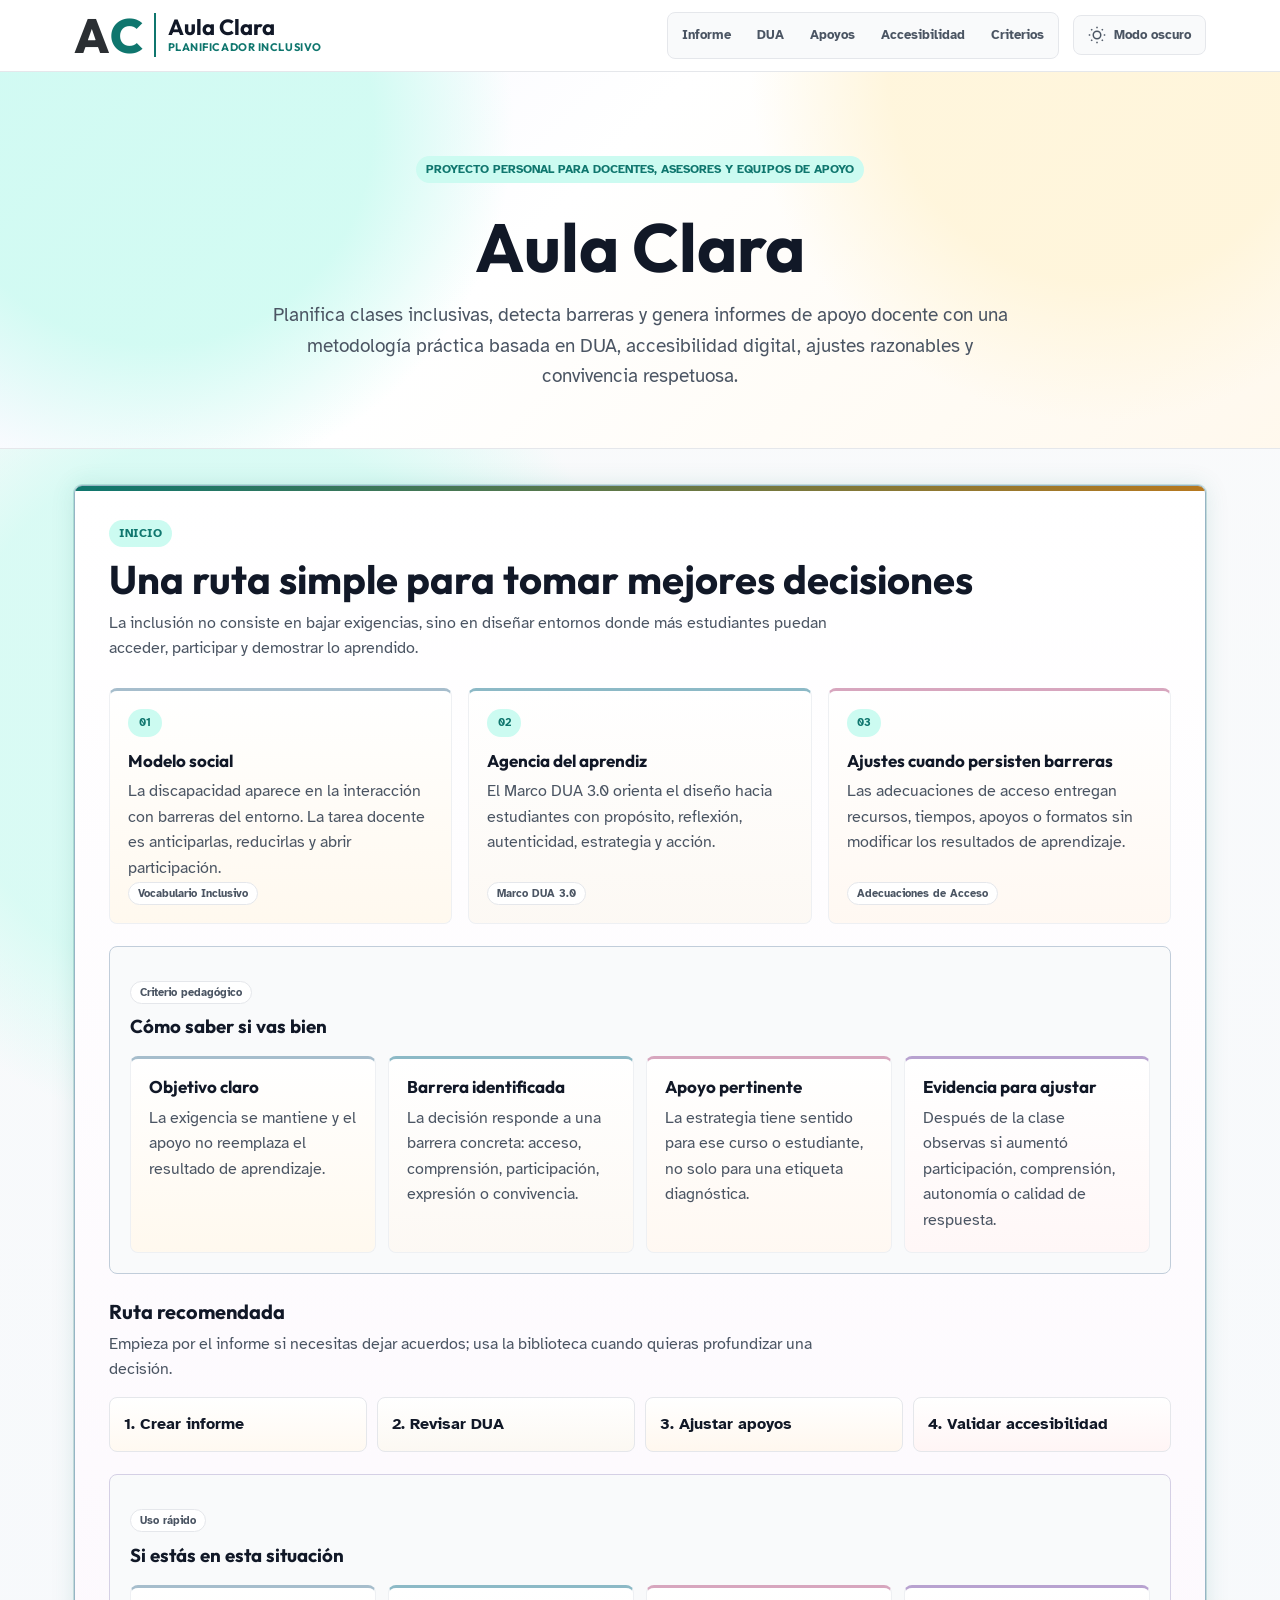
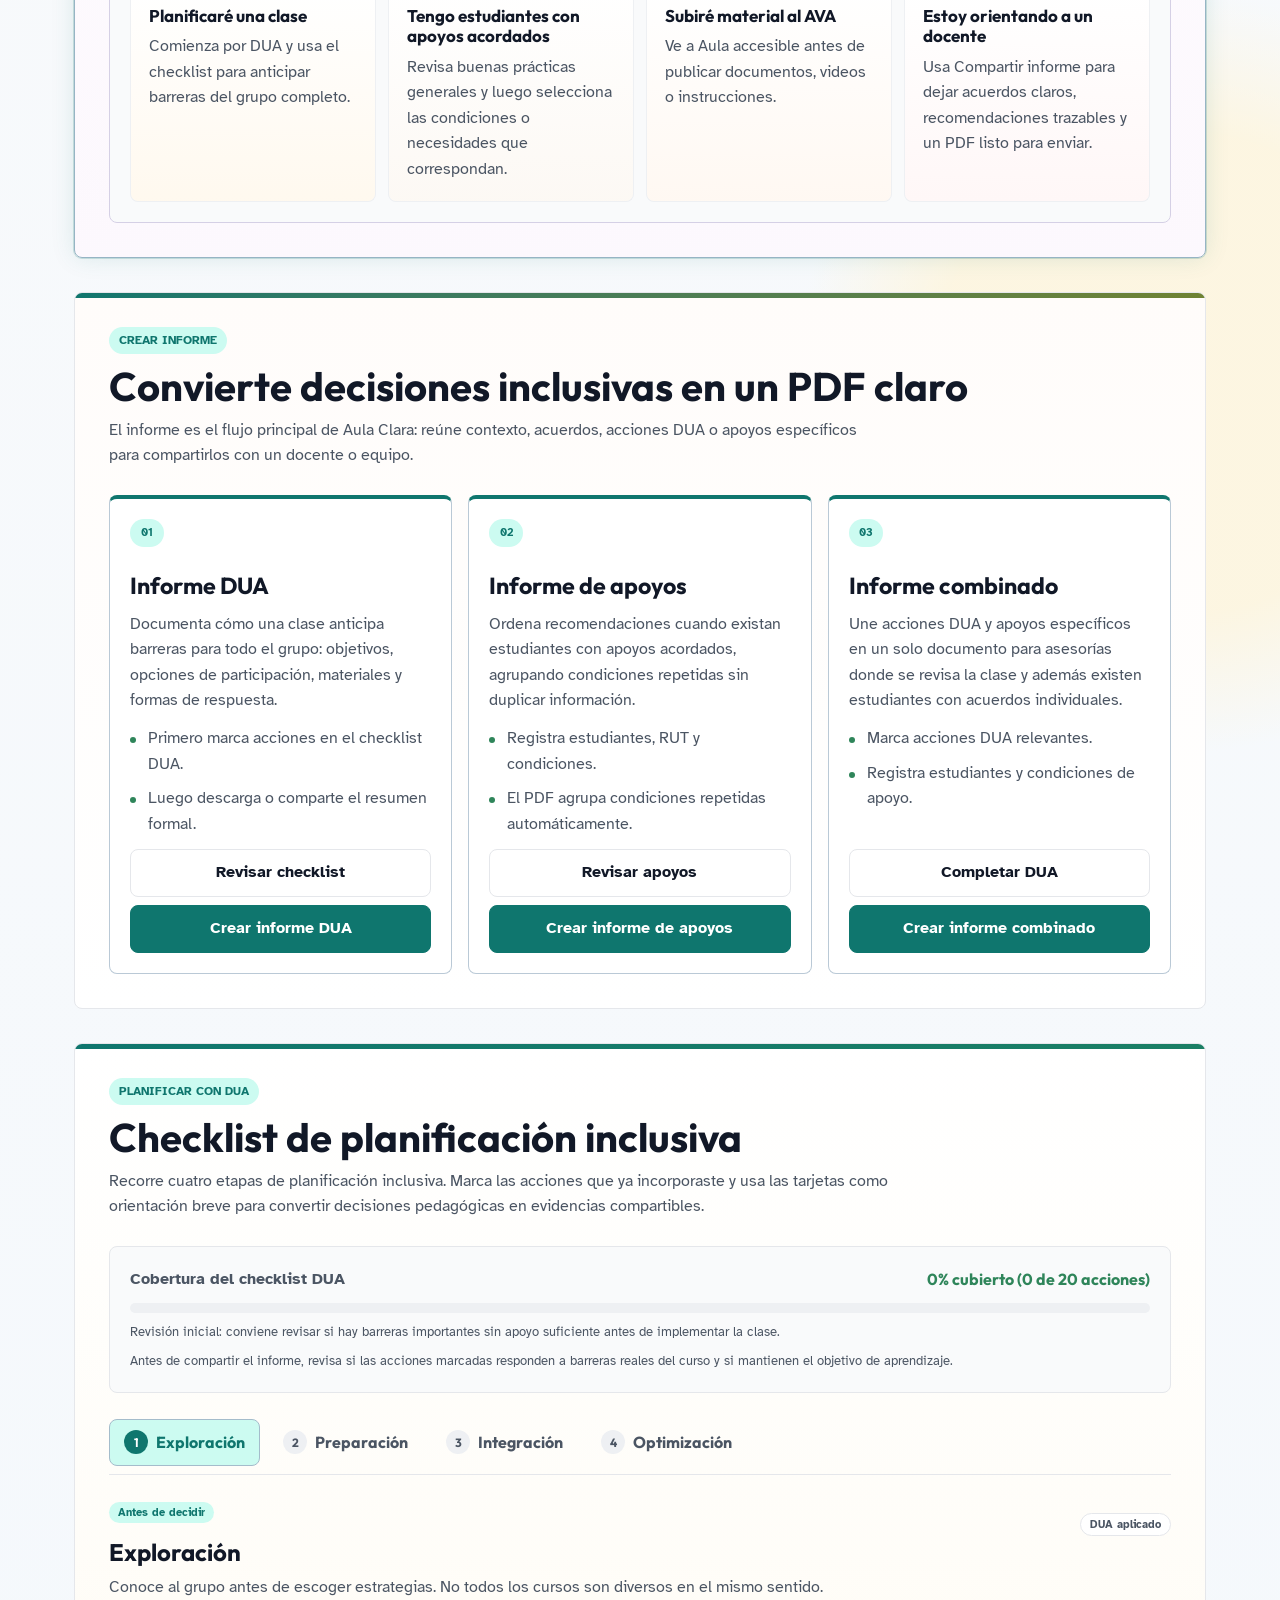
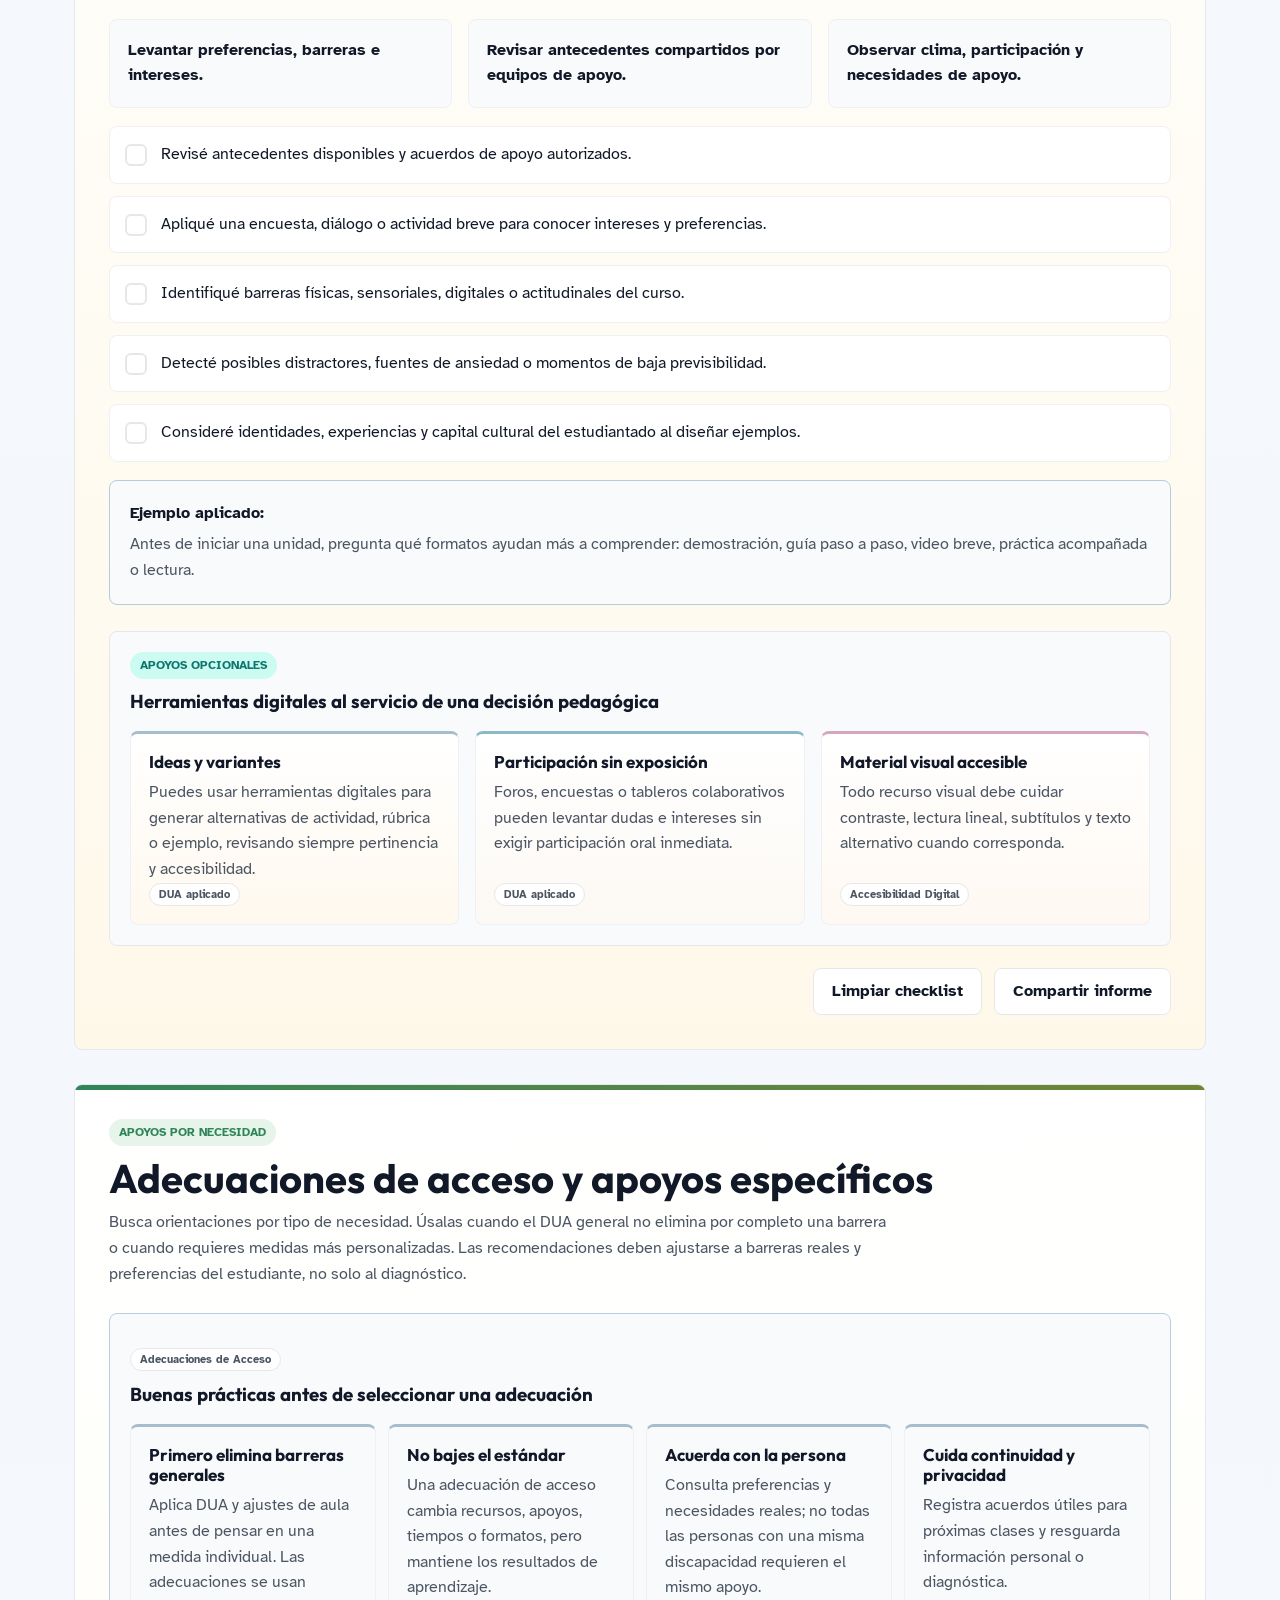
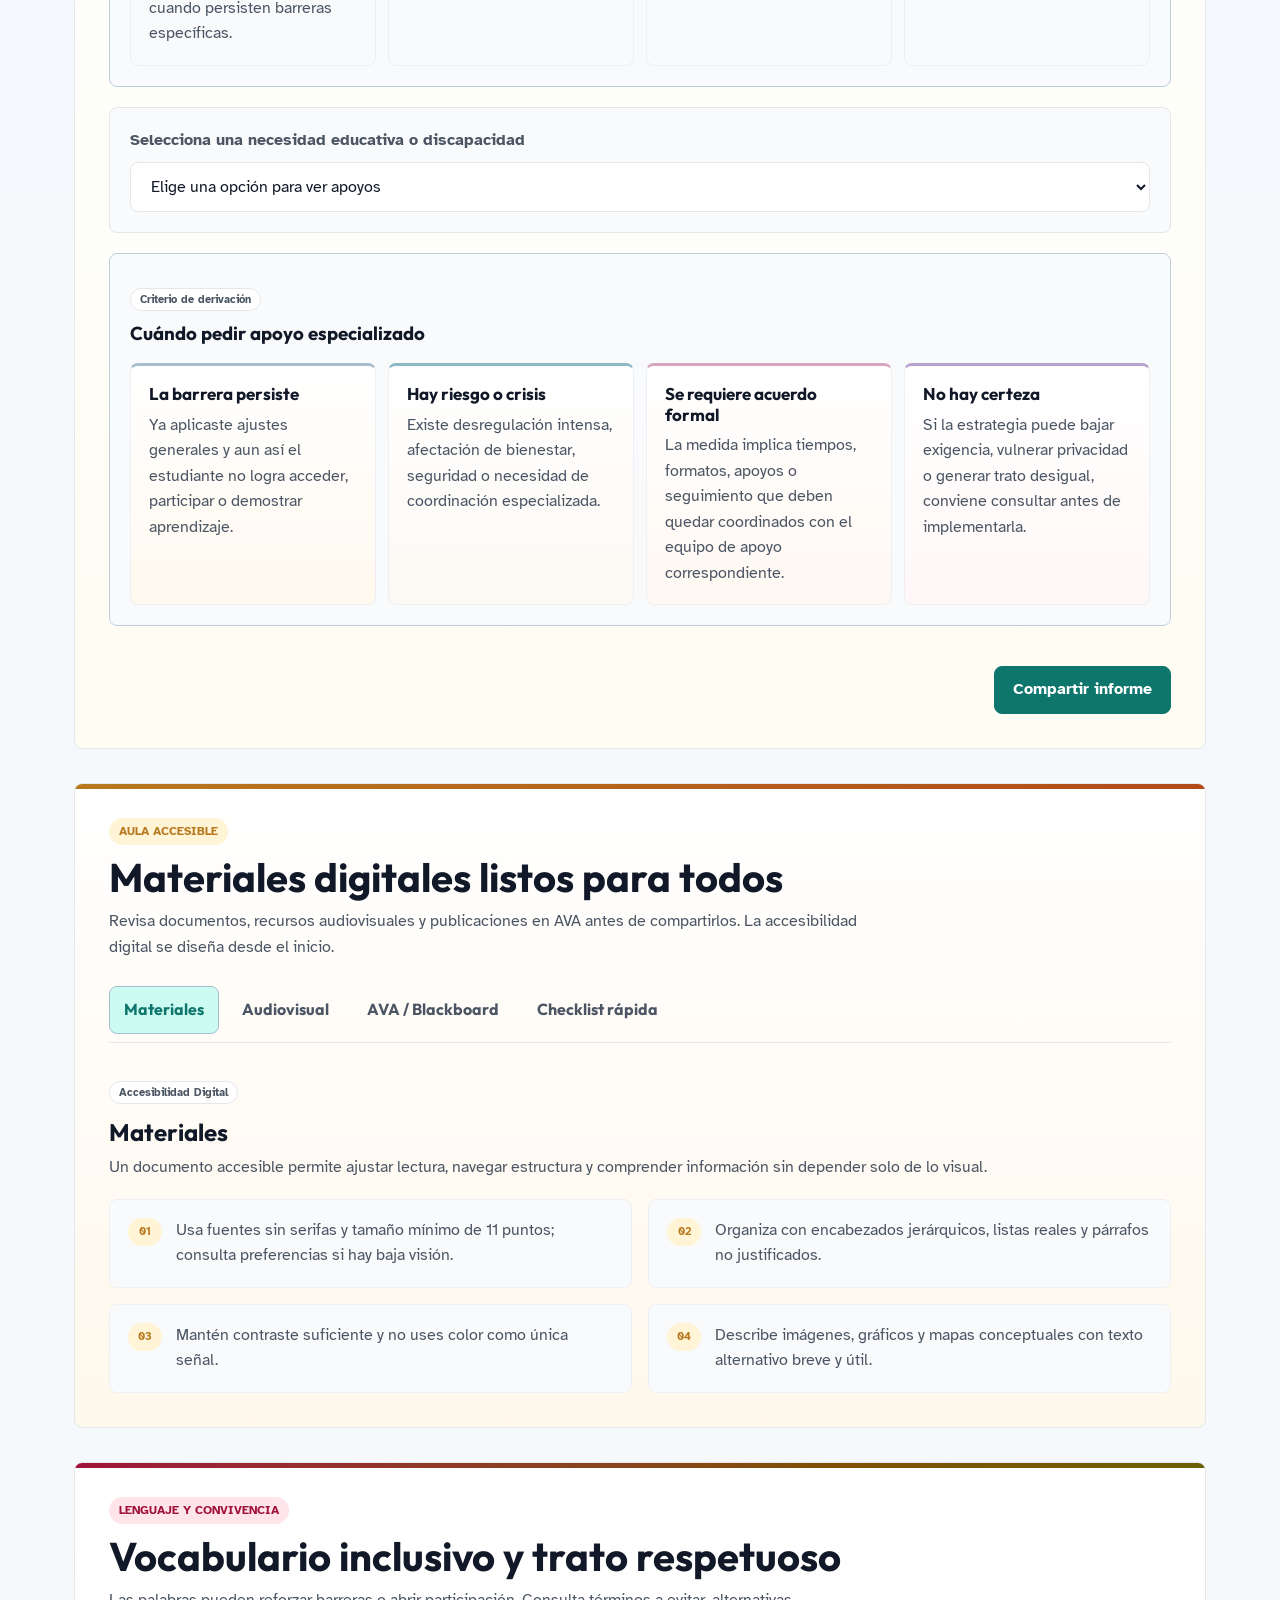
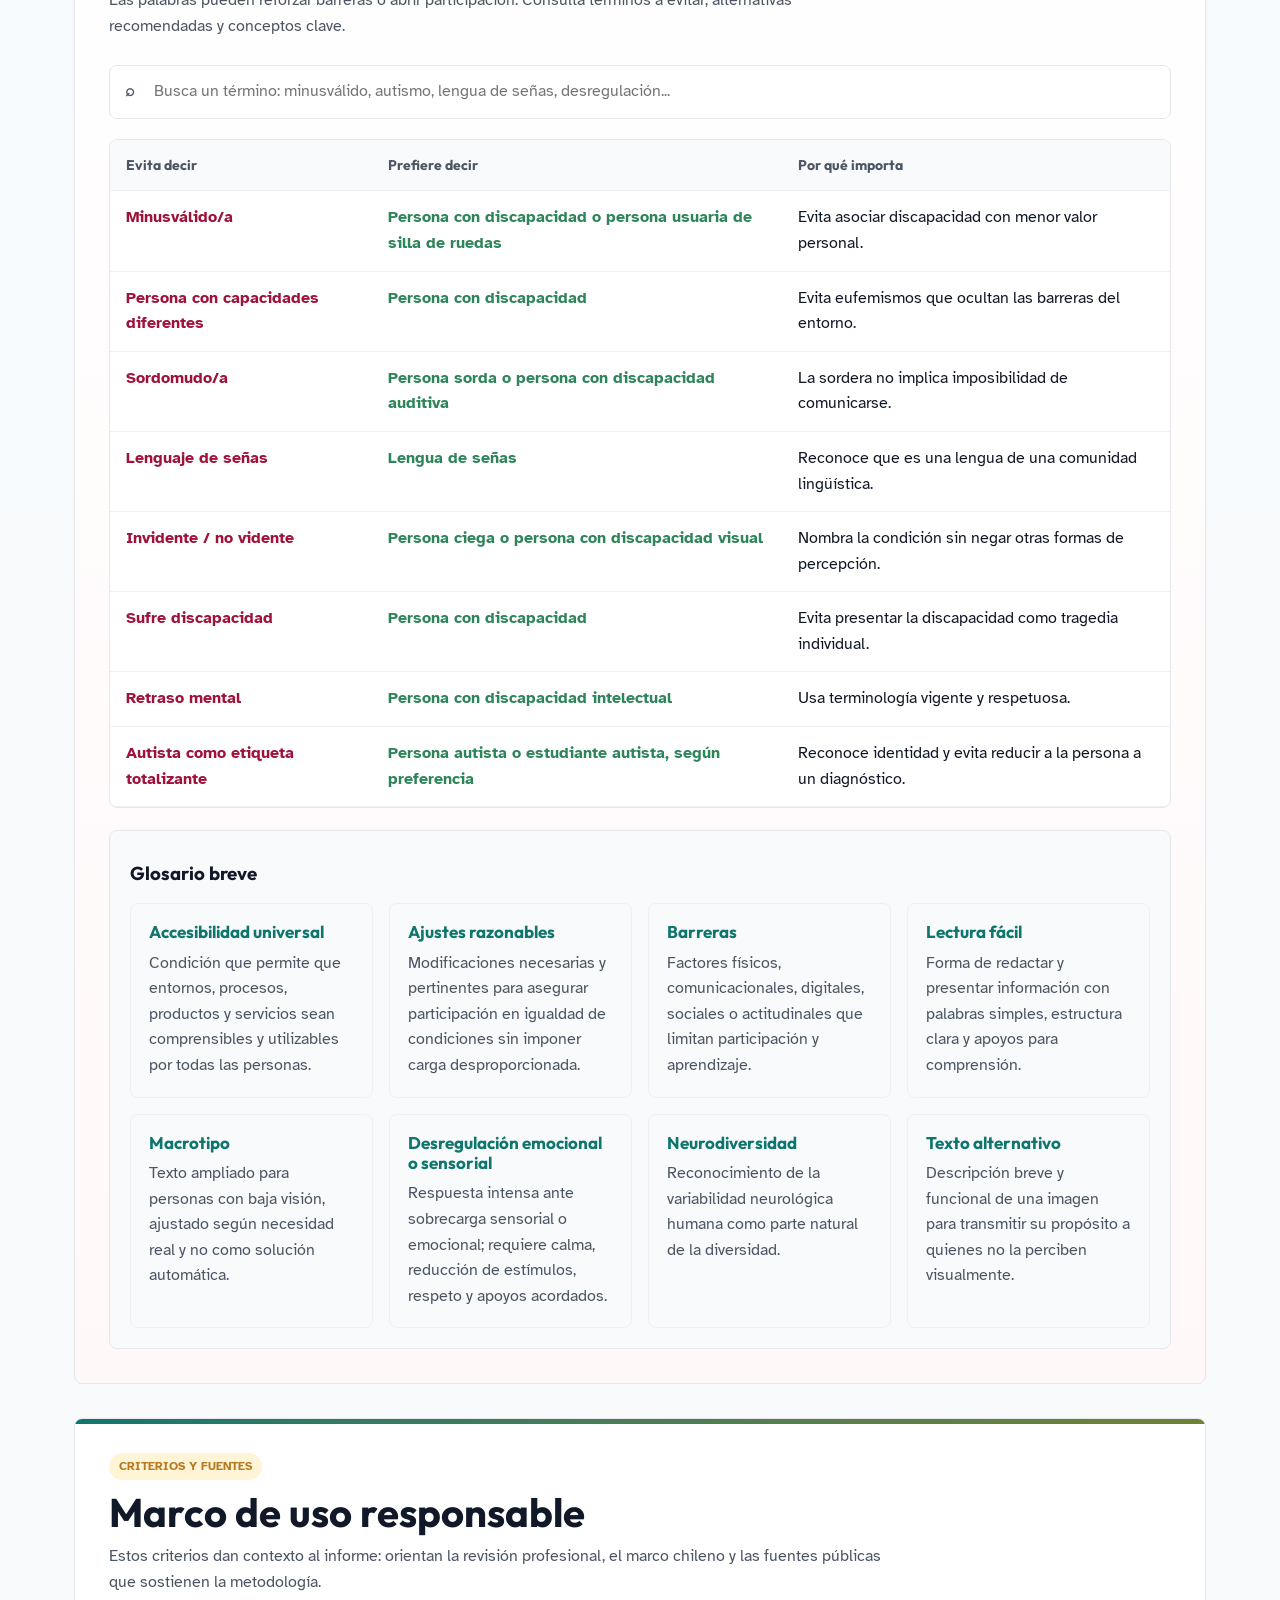
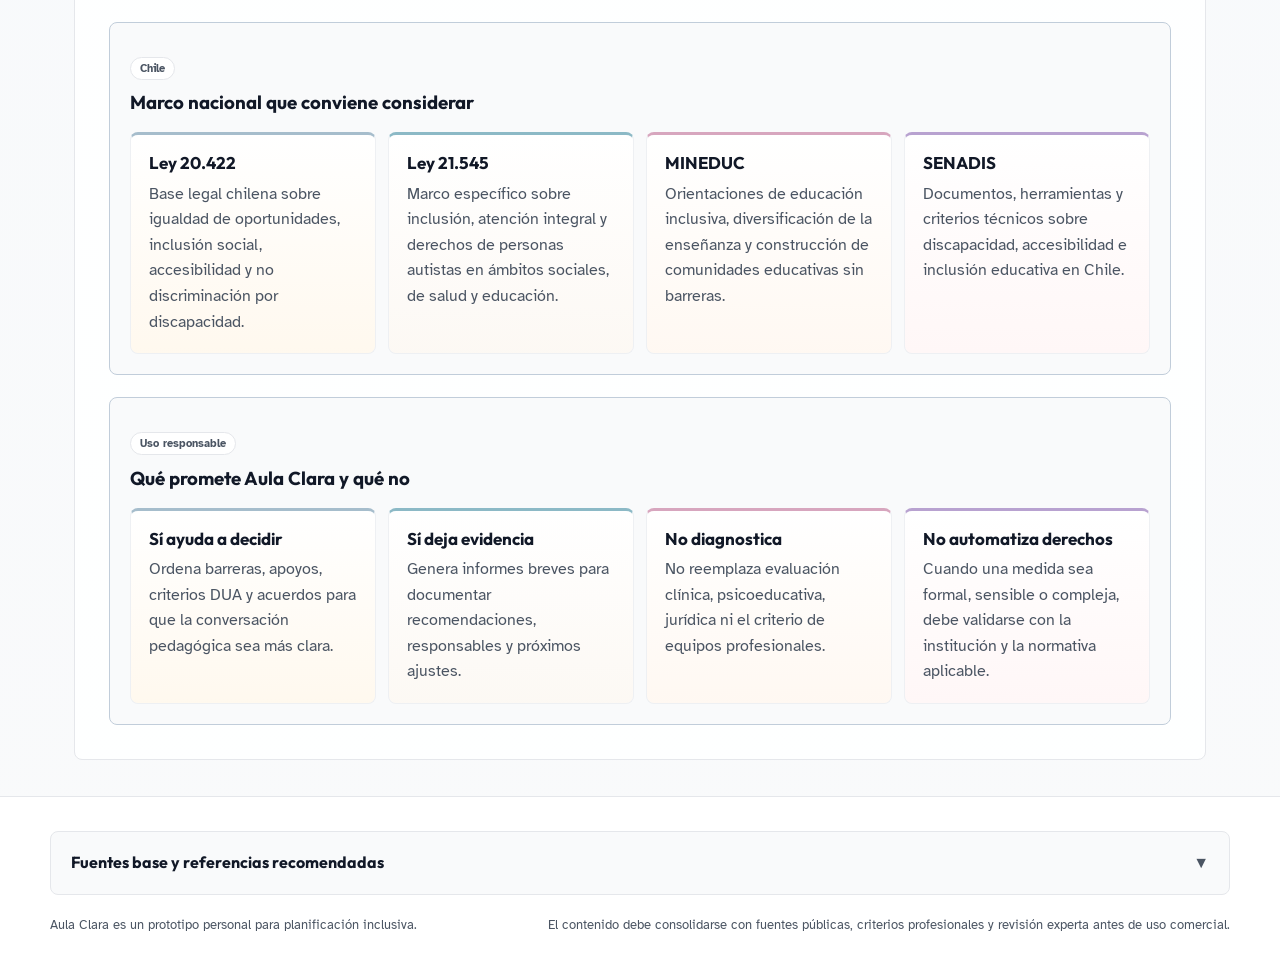
<file: respaldos/aula-clara-20260521-152737/index.html>
<!DOCTYPE html>
<html lang="es">
<head>
    <meta charset="UTF-8">
    <meta name="viewport" content="width=device-width, initial-scale=1.0">
    <title>Aula Clara - Planificador inclusivo para docentes y asesores</title>
    <link rel="preconnect" href="https://fonts.googleapis.com">
    <link rel="preconnect" href="https://fonts.gstatic.com" crossorigin>
    <link href="https://fonts.googleapis.com/css2?family=Atkinson+Hyperlegible:wght@400;700&family=Inter:wght@300;400;500;600;700&family=Nunito:wght@400;500;600;700;800&family=Outfit:wght@400;500;600;700;800&display=swap" rel="stylesheet">
    <link rel="stylesheet" href="styles.css">
</head>
<body class="theme-light">
    <nav class="navbar" aria-label="Navegación principal">
        <div class="nav-container">
            <a class="nav-brand" href="#inicio" aria-label="Ir al inicio">
                <span class="brand-mark brand-mark-personal" aria-hidden="true">
                    <span class="brand-u">A</span><span class="brand-e">C</span>
                </span>
                <span class="brand-text">
                    <span class="brand-title">Aula Clara</span>
                    <span class="brand-sub">Planificador inclusivo</span>
                </span>
            </a>

            <div class="nav-actions">
                <div class="nav-links" aria-label="Secciones de la herramienta">
                    <a href="#informe">Informe</a>
                    <a href="#planificar">DUA</a>
                    <a href="#apoyos">Apoyos</a>
                    <a href="#accesible">Accesibilidad</a>
                    <a href="#criterios">Criterios</a>
                </div>

                <button class="btn-theme active" id="theme-toggle" type="button" aria-label="Cambiar a modo oscuro" aria-pressed="false">
                    <span class="theme-icon theme-icon-light" aria-hidden="true">
                        <svg viewBox="0 0 24 24" width="18" height="18" fill="none" stroke="currentColor" stroke-width="2">
                            <circle cx="12" cy="12" r="5"></circle>
                            <line x1="12" y1="1" x2="12" y2="3"></line>
                            <line x1="12" y1="21" x2="12" y2="23"></line>
                            <line x1="4.22" y1="4.22" x2="5.64" y2="5.64"></line>
                            <line x1="18.36" y1="18.36" x2="19.78" y2="19.78"></line>
                            <line x1="1" y1="12" x2="3" y2="12"></line>
                            <line x1="21" y1="12" x2="23" y2="12"></line>
                            <line x1="4.22" y1="19.78" x2="5.64" y2="18.36"></line>
                            <line x1="18.36" y1="5.64" x2="19.78" y2="4.22"></line>
                        </svg>
                    </span>
                    <span class="theme-icon theme-icon-dark" aria-hidden="true">
                        <svg viewBox="0 0 24 24" width="18" height="18" fill="none" stroke="currentColor" stroke-width="2">
                            <path d="M21 12.79A9 9 0 1 1 11.21 3 7 7 0 0 0 21 12.79z"></path>
                        </svg>
                    </span>
                    <span id="theme-toggle-label">Modo oscuro</span>
                </button>
            </div>
        </div>
    </nav>

    <header class="hero" id="portada">
        <div class="hero-container">
            <p class="eyebrow">Proyecto personal para docentes, asesores y equipos de apoyo</p>
            <h1>Aula Clara</h1>
            <p class="hero-lead">Planifica clases inclusivas, detecta barreras y genera informes de apoyo docente con una metodología práctica basada en DUA, accesibilidad digital, ajustes razonables y convivencia respetuosa.</p>
        </div>
    </header>

    <main class="main-content">
        <section class="section-card overview-section" id="inicio" aria-labelledby="overview-title">
            <div class="section-header">
                <span class="section-kicker">Inicio</span>
                <h2 id="overview-title">Una ruta simple para tomar mejores decisiones</h2>
                <p>La inclusión no consiste en bajar exigencias, sino en diseñar entornos donde más estudiantes puedan acceder, participar y demostrar lo aprendido.</p>
            </div>
            <div class="principle-grid" id="principle-grid"></div>
            <div class="decision-panel">
                <div class="resource-heading">
                    <span class="source-pill">Criterio pedagógico</span>
                    <h3>Cómo saber si vas bien</h3>
                </div>
                <div class="decision-grid">
                    <article class="mini-card">
                        <h4>Objetivo claro</h4>
                        <p>La exigencia se mantiene y el apoyo no reemplaza el resultado de aprendizaje.</p>
                    </article>
                    <article class="mini-card">
                        <h4>Barrera identificada</h4>
                        <p>La decisión responde a una barrera concreta: acceso, comprensión, participación, expresión o convivencia.</p>
                    </article>
                    <article class="mini-card">
                        <h4>Apoyo pertinente</h4>
                        <p>La estrategia tiene sentido para ese curso o estudiante, no solo para una etiqueta diagnóstica.</p>
                    </article>
                    <article class="mini-card">
                        <h4>Evidencia para ajustar</h4>
                        <p>Después de la clase observas si aumentó participación, comprensión, autonomía o calidad de respuesta.</p>
                    </article>
                </div>
            </div>
            <div class="route-heading">
                <h3>Ruta recomendada</h3>
                <p>Empieza por el informe si necesitas dejar acuerdos; usa la biblioteca cuando quieras profundizar una decisión.</p>
            </div>
            <div class="route-strip" aria-label="Ruta recomendada de uso">
                <a href="#informe">1. Crear informe</a>
                <a href="#planificar">2. Revisar DUA</a>
                <a href="#apoyos">3. Ajustar apoyos</a>
                <a href="#accesible">4. Validar accesibilidad</a>
            </div>
            <div class="decision-panel scenario-panel">
                <div class="resource-heading">
                    <span class="source-pill">Uso rápido</span>
                    <h3>Si estás en esta situación</h3>
                </div>
                <div class="decision-grid">
                    <article class="mini-card">
                        <h4>Planificaré una clase</h4>
                        <p>Comienza por DUA y usa el checklist para anticipar barreras del grupo completo.</p>
                    </article>
                    <article class="mini-card">
                        <h4>Tengo estudiantes con apoyos acordados</h4>
                        <p>Revisa buenas prácticas generales y luego selecciona las condiciones o necesidades que correspondan.</p>
                    </article>
                    <article class="mini-card">
                        <h4>Subiré material al AVA</h4>
                        <p>Ve a Aula accesible antes de publicar documentos, videos o instrucciones.</p>
                    </article>
                    <article class="mini-card">
                        <h4>Estoy orientando a un docente</h4>
                        <p>Usa Compartir informe para dejar acuerdos claros, recomendaciones trazables y un PDF listo para enviar.</p>
                    </article>
                </div>
            </div>
        </section>

        <section class="section-card report-workbench" id="informe" aria-labelledby="report-title">
            <div class="section-header">
                <span class="section-kicker accent-dua">Crear informe</span>
                <h2 id="report-title">Convierte decisiones inclusivas en un PDF claro</h2>
                <p>El informe es el flujo principal de Aula Clara: reúne contexto, acuerdos, acciones DUA o apoyos específicos para compartirlos con un docente o equipo.</p>
            </div>
            <div class="report-choice-grid">
                <article class="report-choice-card">
                    <span class="number-token">01</span>
                    <h3>Informe DUA</h3>
                    <p>Documenta cómo una clase anticipa barreras para todo el grupo: objetivos, opciones de participación, materiales y formas de respuesta.</p>
                    <ul class="acc-list">
                        <li>Primero marca acciones en el checklist DUA.</li>
                        <li>Luego descarga o comparte el resumen formal.</li>
                    </ul>
                    <div class="report-choice-actions">
                        <a class="btn btn-secondary" href="#planificar">Revisar checklist</a>
                        <button class="btn btn-primary btn-open-report" type="button" data-report-mode="dua">Crear informe DUA</button>
                    </div>
                </article>
                <article class="report-choice-card">
                    <span class="number-token">02</span>
                    <h3>Informe de apoyos</h3>
                    <p>Ordena recomendaciones cuando existan estudiantes con apoyos acordados, agrupando condiciones repetidas sin duplicar información.</p>
                    <ul class="acc-list">
                        <li>Registra estudiantes, RUT y condiciones.</li>
                        <li>El PDF agrupa condiciones repetidas automáticamente.</li>
                    </ul>
                    <div class="report-choice-actions">
                        <a class="btn btn-secondary" href="#apoyos">Revisar apoyos</a>
                        <button class="btn btn-primary btn-open-report" type="button" data-report-mode="supports">Crear informe de apoyos</button>
                    </div>
                </article>
                <article class="report-choice-card">
                    <span class="number-token">03</span>
                    <h3>Informe combinado</h3>
                    <p>Une acciones DUA y apoyos específicos en un solo documento para asesorías donde se revisa la clase y además existen estudiantes con acuerdos individuales.</p>
                    <ul class="acc-list">
                        <li>Marca acciones DUA relevantes.</li>
                        <li>Registra estudiantes y condiciones de apoyo.</li>
                    </ul>
                    <div class="report-choice-actions">
                        <a class="btn btn-secondary" href="#planificar">Completar DUA</a>
                        <button class="btn btn-primary btn-open-report" type="button" data-report-mode="combined">Crear informe combinado</button>
                    </div>
                </article>
            </div>
        </section>

        <section class="section-card planner-section" id="planificar" aria-labelledby="planner-title">
            <div class="section-header">
                <span class="section-kicker accent-dua">Planificar con DUA</span>
                <h2 id="planner-title">Checklist de planificación inclusiva</h2>
                <p>Recorre cuatro etapas de planificación inclusiva. Marca las acciones que ya incorporaste y usa las tarjetas como orientación breve para convertir decisiones pedagógicas en evidencias compartibles.</p>
            </div>

            <div class="progress-container">
                <div class="progress-header">
                    <span class="progress-label">Cobertura del checklist DUA</span>
                    <span class="progress-val" id="progress-text">0% cubierto</span>
                </div>
                <div class="progress-bar-bg" role="progressbar" aria-valuemin="0" aria-valuemax="100" aria-valuenow="0" id="progress-bar-aria">
                    <div class="progress-bar-fill" id="progress-bar"></div>
                </div>
                <p class="progress-helper" id="progress-helper">Revisión inicial: usa el porcentaje como guía de reflexión, no como nota de calidad.</p>
                <p class="progress-helper">Antes de compartir el informe, revisa si las acciones marcadas responden a barreras reales del curso y si mantienen el objetivo de aprendizaje.</p>
            </div>

            <div class="tabs-nav" id="dua-tabs" role="tablist" aria-label="Etapas de implementación DUA"></div>
            <div class="tab-content-container" id="dua-panels"></div>

            <div class="resource-band" id="resource-band"></div>

            <div class="planner-actions">
                <button class="btn btn-secondary" id="btn-reset-checklist" type="button">Limpiar checklist</button>
                <button class="btn btn-secondary btn-open-report" type="button" data-report-mode="dua">Compartir informe</button>
            </div>
        </section>

        <section class="section-card" id="apoyos" aria-labelledby="supports-title">
            <div class="section-header">
                <span class="section-kicker accent-support">Apoyos por necesidad</span>
                <h2 id="supports-title">Adecuaciones de acceso y apoyos específicos</h2>
                <p>Busca orientaciones por tipo de necesidad. Úsalas cuando el DUA general no elimina por completo una barrera o cuando requieres medidas más personalizadas. Las recomendaciones deben ajustarse a barreras reales y preferencias del estudiante, no solo al diagnóstico.</p>
            </div>

            <div class="good-practices" id="good-practices"></div>

            <div class="selector-box">
                <label for="support-select">Selecciona una necesidad educativa o discapacidad</label>
                <select id="support-select" class="select-control"></select>
            </div>

            <div class="decision-panel escalation-panel">
                <div class="resource-heading">
                    <span class="source-pill">Criterio de derivación</span>
                    <h3>Cuándo pedir apoyo especializado</h3>
                </div>
                <div class="decision-grid">
                    <article class="mini-card">
                        <h4>La barrera persiste</h4>
                        <p>Ya aplicaste ajustes generales y aun así el estudiante no logra acceder, participar o demostrar aprendizaje.</p>
                    </article>
                    <article class="mini-card">
                        <h4>Hay riesgo o crisis</h4>
                        <p>Existe desregulación intensa, afectación de bienestar, seguridad o necesidad de coordinación especializada.</p>
                    </article>
                    <article class="mini-card">
                        <h4>Se requiere acuerdo formal</h4>
                        <p>La medida implica tiempos, formatos, apoyos o seguimiento que deben quedar coordinados con el equipo de apoyo correspondiente.</p>
                    </article>
                    <article class="mini-card">
                        <h4>No hay certeza</h4>
                        <p>Si la estrategia puede bajar exigencia, vulnerar privacidad o generar trato desigual, conviene consultar antes de implementarla.</p>
                    </article>
                </div>
            </div>

            <div class="support-layout">
                <div id="support-results" class="results-box hidden"></div>
            </div>
            <div class="section-footer-action">
                <button class="btn btn-primary btn-open-report" type="button" data-report-mode="supports">Compartir informe</button>
            </div>
        </section>

        <section class="section-card" id="accesible" aria-labelledby="access-title">
            <div class="section-header">
                <span class="section-kicker accent-access">Aula accesible</span>
                <h2 id="access-title">Materiales digitales listos para todos</h2>
                <p>Revisa documentos, recursos audiovisuales y publicaciones en AVA antes de compartirlos. La accesibilidad digital se diseña desde el inicio.</p>
            </div>

            <div class="tabs-nav" id="access-tabs" role="tablist" aria-label="Revisión de accesibilidad digital"></div>
            <div class="tab-content-container" id="access-panels"></div>
        </section>

        <section class="section-card" id="lenguaje" aria-labelledby="language-title">
            <div class="section-header">
                <span class="section-kicker accent-language">Lenguaje y convivencia</span>
                <h2 id="language-title">Vocabulario inclusivo y trato respetuoso</h2>
                <p>Las palabras pueden reforzar barreras o abrir participación. Consulta términos a evitar, alternativas recomendadas y conceptos clave.</p>
            </div>

            <div class="search-box">
                <span class="search-icon" aria-hidden="true">⌕</span>
                <label class="sr-only" for="vocab-search">Buscar en vocabulario inclusivo</label>
                <input type="text" id="vocab-search" class="search-control" placeholder="Busca un término: minusválido, autismo, lengua de señas, desregulación...">
            </div>

            <div class="vocab-table-container">
                <table class="vocab-table">
                    <thead>
                        <tr>
                            <th>Evita decir</th>
                            <th>Prefiere decir</th>
                            <th>Por qué importa</th>
                        </tr>
                    </thead>
                    <tbody id="vocab-table-body"></tbody>
                </table>
            </div>
            <div class="glossary-box">
                <h3>Glosario breve</h3>
                <div class="glossary-grid" id="glossary-container"></div>
            </div>
        </section>

        <section class="section-card criteria-section" id="criterios" aria-labelledby="criteria-title">
            <div class="section-header">
                <span class="section-kicker accent-access">Criterios y fuentes</span>
                <h2 id="criteria-title">Marco de uso responsable</h2>
                <p>Estos criterios dan contexto al informe: orientan la revisión profesional, el marco chileno y las fuentes públicas que sostienen la metodología.</p>
            </div>
            <div class="decision-panel national-panel">
                <div class="resource-heading">
                    <span class="source-pill">Chile</span>
                    <h3>Marco nacional que conviene considerar</h3>
                </div>
                <div class="decision-grid">
                    <article class="mini-card">
                        <h4>Ley 20.422</h4>
                        <p>Base legal chilena sobre igualdad de oportunidades, inclusión social, accesibilidad y no discriminación por discapacidad.</p>
                    </article>
                    <article class="mini-card">
                        <h4>Ley 21.545</h4>
                        <p>Marco específico sobre inclusión, atención integral y derechos de personas autistas en ámbitos sociales, de salud y educación.</p>
                    </article>
                    <article class="mini-card">
                        <h4>MINEDUC</h4>
                        <p>Orientaciones de educación inclusiva, diversificación de la enseñanza y construcción de comunidades educativas sin barreras.</p>
                    </article>
                    <article class="mini-card">
                        <h4>SENADIS</h4>
                        <p>Documentos, herramientas y criterios técnicos sobre discapacidad, accesibilidad e inclusión educativa en Chile.</p>
                    </article>
                </div>
            </div>
            <div class="decision-panel responsibility-panel">
                <div class="resource-heading">
                    <span class="source-pill">Uso responsable</span>
                    <h3>Qué promete Aula Clara y qué no</h3>
                </div>
                <div class="decision-grid">
                    <article class="mini-card">
                        <h4>Sí ayuda a decidir</h4>
                        <p>Ordena barreras, apoyos, criterios DUA y acuerdos para que la conversación pedagógica sea más clara.</p>
                    </article>
                    <article class="mini-card">
                        <h4>Sí deja evidencia</h4>
                        <p>Genera informes breves para documentar recomendaciones, responsables y próximos ajustes.</p>
                    </article>
                    <article class="mini-card">
                        <h4>No diagnostica</h4>
                        <p>No reemplaza evaluación clínica, psicoeducativa, jurídica ni el criterio de equipos profesionales.</p>
                    </article>
                    <article class="mini-card">
                        <h4>No automatiza derechos</h4>
                        <p>Cuando una medida sea formal, sensible o compleja, debe validarse con la institución y la normativa aplicable.</p>
                    </article>
                </div>
            </div>

        </section>

        <section class="print-sheet" id="recommendations-print" aria-label="Resumen imprimible de recomendaciones"></section>
    </main>

    <dialog class="report-dialog" id="report-dialog" aria-labelledby="cart-title">
        <form method="dialog" class="report-modal">
            <div class="report-header">
                <div class="resource-heading">
                    <span class="source-pill">Recomendaciones acordadas</span>
                    <h3 id="cart-title">Compartir informe</h3>
                    <p id="report-intro">Prepara un informe formal para descargar como PDF y compartir por correo.</p>
                </div>
                <button class="dialog-close" type="submit" aria-label="Cerrar informe">×</button>
            </div>
            <div class="report-body">
                <div class="cart-fields">
                    <label for="advisor-name">Asesor/a o responsable</label>
                    <input id="advisor-name" class="text-control" type="text" placeholder="Nombre del asesor/a">
                    <label for="teacher-email">Correo docente</label>
                    <input id="teacher-email" class="text-control" type="email" placeholder="docente@institucion.cl">
                    <label for="case-context">Contexto breve</label>
                    <textarea id="case-context" class="text-control" rows="4" placeholder="Curso, estudiantes, acuerdos o foco de apoyo..."></textarea>
                </div>
                <div class="support-students-panel" id="support-students-panel">
                    <label for="support-student-count">Cantidad de estudiantes con apoyos acordados</label>
                    <input id="support-student-count" class="text-control" type="number" min="1" max="8" value="1">
                    <div id="support-students" class="support-students"></div>
                </div>
                <div id="cart-items" class="cart-items"></div>
            </div>
            <div class="cart-actions">
                <button class="btn btn-primary" id="btn-email-recommendations" type="button">Abrir correo</button>
                <button class="btn btn-secondary" id="btn-print-recommendations" type="button">Descargar PDF</button>
                <button class="btn btn-secondary" id="btn-clear-recommendations" type="button">Limpiar</button>
            </div>
        </form>
    </dialog>

    <footer class="footer">
        <div class="footer-container">
            <details class="ref-collapsible">
                <summary class="ref-summary">
                    <span>Fuentes base y referencias recomendadas</span>
                    <span class="summary-chevron" aria-hidden="true">▼</span>
                </summary>
                <div class="ref-grid" id="references-grid"></div>
            </details>
            <div class="footer-bottom">
                <p>Aula Clara es un prototipo personal para planificación inclusiva.</p>
                <p class="footer-disclaimer">El contenido debe consolidarse con fuentes públicas, criterios profesionales y revisión experta antes de uso comercial.</p>
            </div>
        </div>
    </footer>

    <script src="data.js?v=split4"></script>
    <script src="tabs.js?v=split4"></script>
    <script src="theme.js?v=split4"></script>
    <script src="content.js?v=split4"></script>
    <script src="dua.js?v=split4"></script>
    <script src="supports.js?v=split4"></script>
    <script src="report.js?v=split4"></script>
    <script src="navigation.js?v=split4"></script>
    <script src="app.js?v=split4"></script>
</body>
</html>
</file>
<file: respaldos/aula-clara-20260521-152737/styles.css>
:root {
    color-scheme: light;
    --bg-primary: #F9FAFB;
    --bg-card: #FFFFFF;
    --bg-elevated: #F3F4F6;
    --text-primary: #111827;
    --text-secondary: #4B5563;
    --border: #E5E7EB;
    --border-light: #EEF0F3;
    --accent: #0F766E;
    --accent-hover: #115E59;
    --accent-light: #CCFBF1;
    --support: #2F855A;
    --support-light: #E6F4EA;
    --access: #B7791F;
    --access-light: #FFF4D6;
    --language: #9F1239;
    --language-light: #FFE4EA;
    --warm-soft: #FFF8E7;
    --cool-soft: #EAF5FF;
    --rose-soft: #FFF0F4;
    --mint-soft: #E6FFFA;
    --gold-soft: #FFF7D6;
    --ring: #14B8A6;
    --shadow: none;
    --radius: 8px;
    --transition: 0.2s ease;
}

body.theme-dark {
    color-scheme: dark;
    --bg-primary: #111113;
    --bg-card: #19191D;
    --bg-elevated: #202026;
    --text-primary: #F9FAFB;
    --text-secondary: #B6BCC7;
    --border: #2D2D34;
    --border-light: #24242A;
    --accent: #5EEAD4;
    --accent-hover: #99F6E4;
    --accent-light: #163D3A;
    --support: #86EFAC;
    --support-light: #17291E;
    --access: #F6C453;
    --access-light: #2C2717;
    --language: #FDA4AF;
    --language-light: #321B24;
    --warm-soft: #241C16;
    --cool-soft: #151D2B;
    --rose-soft: #24171A;
    --mint-soft: #13241A;
    --gold-soft: #282311;
    --ring: #5EEAD4;
}

*, *::before, *::after {
    box-sizing: border-box;
}

html {
    scroll-behavior: smooth;
}

body {
    margin: 0;
    background:
        radial-gradient(circle at 18% 8%, color-mix(in oklch, var(--accent-light) 70%, transparent) 0 280px, transparent 420px),
        radial-gradient(circle at 92% 22%, color-mix(in oklch, var(--access-light) 70%, transparent) 0 240px, transparent 380px),
        linear-gradient(180deg, var(--bg-primary), color-mix(in oklch, var(--cool-soft) 34%, var(--bg-primary)) 46%, var(--bg-primary));
    color: var(--text-primary);
    font-family: 'Atkinson Hyperlegible', 'Nunito', 'Inter', ui-sans-serif, system-ui, sans-serif;
    font-size: 16px;
    line-height: 1.6;
    -webkit-font-smoothing: antialiased;
    text-rendering: optimizeLegibility;
    transition: background-color var(--transition), color var(--transition);
}

section,
header {
    scroll-margin-top: 96px;
}

a {
    color: inherit;
}

button, select, input {
    font: inherit;
}

.sr-only {
    position: absolute;
    width: 1px;
    height: 1px;
    padding: 0;
    margin: -1px;
    overflow: hidden;
    clip: rect(0, 0, 0, 0);
    border: 0;
}

.navbar {
    position: sticky;
    top: 0;
    z-index: 20;
    background: color-mix(in oklch, var(--bg-card) 92%, transparent);
    border-bottom: 1px solid var(--border);
    backdrop-filter: blur(16px);
}

.nav-container {
    max-width: 1180px;
    margin: 0 auto;
    padding: 12px 24px;
    display: flex;
    justify-content: space-between;
    align-items: center;
    gap: 18px;
}

.nav-brand {
    display: flex;
    align-items: center;
    gap: 12px;
    text-decoration: none;
    min-width: 260px;
}

.brand-mark {
    display: inline-flex;
    align-items: baseline;
    flex: 0 0 auto;
    padding-right: 12px;
    border-right: 2px solid var(--accent);
    font-family: 'Outfit', sans-serif;
    font-size: clamp(34px, 4vw, 48px);
    font-weight: 800;
    line-height: 0.92;
    letter-spacing: -0.055em;
}

.brand-mark-personal {
    gap: 1px;
    letter-spacing: -0.025em;
}

.brand-u,
.brand-i {
    color: #2B2F33;
}

.brand-e {
    color: var(--accent);
}

body.theme-dark .brand-u,
body.theme-dark .brand-i {
    color: #F9FAFB;
}

.brand-text {
    display: flex;
    flex-direction: column;
    justify-content: center;
}

.brand-title {
    font-family: 'Outfit', sans-serif;
    font-weight: 700;
    font-size: clamp(17px, 1.8vw, 22px);
    line-height: 1.1;
    color: var(--text-primary);
}

.brand-sub {
    color: var(--accent);
    font-family: 'Outfit', sans-serif;
    font-size: 11px;
    font-weight: 700;
    letter-spacing: 0.05em;
    text-transform: uppercase;
}

.nav-actions {
    display: flex;
    align-items: center;
    gap: 14px;
}

.nav-links {
    display: flex;
    gap: 6px;
    background: var(--bg-primary);
    border: 1px solid var(--border);
    border-radius: var(--radius);
    padding: 4px;
}

.nav-links a {
    text-decoration: none;
    color: var(--text-secondary);
    font-size: 13px;
    font-weight: 700;
    padding: 8px 10px;
    border-radius: 6px;
    white-space: nowrap;
}

.nav-links a:hover,
.nav-links a:focus-visible,
.nav-links a.active {
    color: var(--accent);
    background: var(--accent-light);
    outline: none;
}

.nav-links a.active {
    border: 1px solid color-mix(in oklch, var(--accent) 30%, transparent);
}

.btn-theme {
    border: 1px solid var(--border);
    border-radius: var(--radius);
    background: var(--bg-primary);
    color: var(--text-secondary);
    min-height: 40px;
    padding: 8px 14px;
    display: inline-flex;
    align-items: center;
    gap: 8px;
    cursor: pointer;
    font-weight: 700;
    font-size: 13px;
}

.btn-theme:hover,
.btn-theme:focus-visible {
    border-color: var(--accent);
    color: var(--accent);
    outline: 3px solid color-mix(in oklch, var(--ring) 35%, transparent);
    outline-offset: 2px;
}

.theme-icon {
    display: inline-flex;
}

.theme-icon-dark {
    display: none;
}

body.theme-dark .theme-icon-light {
    display: none;
}

body.theme-dark .theme-icon-dark {
    display: inline-flex;
}

.hero {
    background:
        radial-gradient(circle at 12% 14%, color-mix(in oklch, var(--accent-light) 86%, transparent) 0 220px, transparent 360px),
        radial-gradient(circle at 86% 0%, color-mix(in oklch, var(--access-light) 82%, transparent) 0 210px, transparent 350px),
        linear-gradient(135deg, color-mix(in oklch, var(--cool-soft) 74%, var(--bg-card)) 0%, var(--bg-card) 42%, color-mix(in oklch, var(--warm-soft) 76%, var(--bg-card)) 100%);
    border-bottom: 1px solid var(--border);
    padding: 72px 24px 56px;
}

.hero-container {
    max-width: 860px;
    margin: 0 auto;
    text-align: center;
}

.eyebrow,
.section-kicker {
    display: inline-flex;
    align-items: center;
    width: fit-content;
    border-radius: 999px;
    padding: 4px 10px;
    background: var(--accent-light);
    color: var(--accent);
    font-size: 12px;
    font-weight: 700;
    text-transform: uppercase;
    letter-spacing: 0;
}

.hero h1 {
    font-family: 'Outfit', sans-serif;
    font-size: clamp(38px, 8vw, 68px);
    line-height: 1.02;
    margin: 18px 0 18px;
    letter-spacing: 0;
}

.hero-lead {
    max-width: 760px;
    margin: 0 auto;
    color: var(--text-secondary);
    font-size: 19px;
}

.main-content {
    max-width: 1180px;
    margin: 36px auto;
    padding: 0 24px;
    display: flex;
    flex-direction: column;
    gap: 34px;
}

.section-card {
    position: relative;
    overflow: hidden;
    background: color-mix(in oklch, var(--bg-card) 92%, transparent);
    border: 1px solid var(--border);
    border-radius: var(--radius);
    padding: 34px;
    box-shadow: var(--shadow);
    transition: border-color var(--transition), box-shadow var(--transition), background-color var(--transition);
}

.section-card::before {
    content: "";
    position: absolute;
    inset: 0 0 auto;
    height: 5px;
    background: linear-gradient(90deg, var(--accent), color-mix(in oklch, var(--access) 56%, var(--accent)));
}

.overview-section {
    background: linear-gradient(180deg, var(--bg-card), color-mix(in oklch, var(--cool-soft) 46%, var(--bg-card)));
}

.overview-section::before {
    background: linear-gradient(90deg, var(--accent), var(--access));
}

.planner-section {
    background: linear-gradient(180deg, var(--bg-card), color-mix(in oklch, var(--accent-light) 42%, var(--bg-card)));
}

.planner-section::before {
    background: linear-gradient(90deg, var(--accent), color-mix(in oklch, var(--accent) 44%, var(--support)));
}

#apoyos {
    background: linear-gradient(180deg, var(--bg-card), color-mix(in oklch, var(--mint-soft) 48%, var(--bg-card)));
}

#apoyos::before {
    background: linear-gradient(90deg, var(--support), color-mix(in oklch, var(--support) 60%, var(--access)));
}

#accesible {
    background: linear-gradient(180deg, var(--bg-card), color-mix(in oklch, var(--gold-soft) 52%, var(--bg-card)));
}

#accesible::before {
    background: linear-gradient(90deg, var(--access), color-mix(in oklch, var(--access) 50%, var(--language)));
}

#lenguaje {
    background: linear-gradient(180deg, var(--bg-card), color-mix(in oklch, var(--rose-soft) 48%, var(--bg-card)));
}

#lenguaje::before {
    background: linear-gradient(90deg, var(--language), color-mix(in oklch, var(--language) 48%, var(--accent)));
}

.section-card.section-active {
    border-color: color-mix(in oklch, var(--accent) 42%, var(--border));
    box-shadow:
        0 0 0 1px color-mix(in oklch, var(--accent) 18%, transparent),
        0 0 24px color-mix(in oklch, var(--accent) 12%, transparent);
}

.section-header {
    display: grid;
    gap: 10px;
    margin-bottom: 26px;
}

.section-header h2 {
    max-width: 880px;
}

.section-header h2 {
    font-family: 'Outfit', sans-serif;
    font-size: clamp(28px, 4vw, 40px);
    line-height: 1.1;
    margin: 0;
    letter-spacing: 0;
}

.section-header p {
    max-width: 780px;
    margin: 0;
    color: var(--text-secondary);
}

.accent-dua {
    background: var(--accent-light);
    color: var(--accent);
}

.accent-support {
    background: var(--support-light);
    color: var(--support);
}

.accent-access {
    background: var(--access-light);
    color: var(--access);
}

.accent-language {
    background: var(--language-light);
    color: var(--language);
}

.principle-grid,
.resource-grid,
.support-grid,
.glossary-grid,
.focus-grid,
.access-list {
    display: grid;
    gap: 16px;
    align-items: stretch;
}

.principle-grid {
    grid-template-columns: repeat(3, minmax(0, 1fr));
}

.principle-card,
.resource-card,
.acc-card,
.glossary-item,
.focus-card,
.access-item,
.mini-card {
    border: 1px solid var(--border-light);
    background: var(--bg-primary);
    border-radius: var(--radius);
    padding: 18px;
    height: 100%;
    transition: border-color var(--transition), background-color var(--transition), transform var(--transition);
}

.principle-card,
.resource-card,
.mini-card,
.acc-card,
.glossary-item {
    display: flex;
    flex-direction: column;
}

.principle-card:nth-child(1),
.decision-grid .mini-card:nth-child(1),
.resource-card:nth-child(1) {
    background: linear-gradient(180deg, var(--bg-card), color-mix(in oklch, var(--accent-light) 32%, var(--bg-card)));
}

.principle-card:nth-child(2),
.decision-grid .mini-card:nth-child(2),
.resource-card:nth-child(2) {
    background: linear-gradient(180deg, var(--bg-card), color-mix(in oklch, var(--support-light) 38%, var(--bg-card)));
}

.principle-card:nth-child(3),
.decision-grid .mini-card:nth-child(3),
.resource-card:nth-child(3) {
    background: linear-gradient(180deg, var(--bg-card), color-mix(in oklch, var(--access-light) 38%, var(--bg-card)));
}

.decision-grid .mini-card:nth-child(4) {
    background: linear-gradient(180deg, var(--bg-card), color-mix(in oklch, var(--language-light) 30%, var(--bg-card)));
}

.principle-card,
.mini-card,
.resource-card {
    border-top: 3px solid color-mix(in oklch, var(--accent) 34%, var(--border));
}

.principle-card:nth-child(2),
.decision-grid .mini-card:nth-child(2),
.resource-card:nth-child(2) {
    border-top-color: color-mix(in oklch, var(--support) 45%, var(--border));
}

.principle-card:nth-child(3),
.decision-grid .mini-card:nth-child(3),
.resource-card:nth-child(3) {
    border-top-color: color-mix(in oklch, var(--access) 50%, var(--border));
}

.decision-grid .mini-card:nth-child(4) {
    border-top-color: color-mix(in oklch, var(--language) 38%, var(--border));
}

.principle-card:hover,
.resource-card:hover,
.acc-card:hover,
.glossary-item:hover,
.access-item:hover,
.mini-card:hover {
    border-color: color-mix(in oklch, var(--accent) 35%, var(--border));
    transform: translateY(-2px);
}

.principle-card h3,
.resource-card h4,
.acc-card h4,
.glossary-item h4,
.mini-card h4 {
    font-family: 'Outfit', sans-serif;
    font-size: 17px;
    line-height: 1.2;
    margin: 0 0 8px;
    font-weight: 700;
}

.principle-card p,
.resource-card p,
.glossary-item p,
.mini-card p,
.access-item p {
    margin: 0;
    color: var(--text-secondary);
}

.number-token,
.source-pill,
.badge-stage {
    display: inline-flex;
    align-items: center;
    justify-content: center;
    align-self: flex-start;
    border-radius: 999px;
    font-size: 11px;
    font-weight: 700;
    line-height: 1;
}

.number-token {
    min-width: 34px;
    height: 28px;
    padding: 0 8px;
    background: var(--accent-light);
    color: var(--accent);
    margin-bottom: 14px;
}

.source-pill {
    width: fit-content;
    padding: 5px 9px;
    margin-top: 14px;
    color: var(--text-secondary);
    border: 1px solid var(--border);
    background: var(--bg-card);
}

.principle-card .source-pill,
.resource-card .source-pill {
    margin-top: auto;
}

.route-heading {
    margin-top: 22px;
    display: grid;
    gap: 4px;
}

.route-heading h3 {
    margin: 0;
    font-family: 'Outfit', sans-serif;
    font-size: 20px;
}

.route-heading p {
    margin: 0;
    color: var(--text-secondary);
    max-width: 760px;
}

.route-strip {
    display: grid;
    grid-template-columns: repeat(4, minmax(0, 1fr));
    gap: 10px;
    margin-top: 14px;
}

.route-strip a {
    text-decoration: none;
    border: 1px solid var(--border);
    border-radius: var(--radius);
    padding: 14px;
    color: var(--text-primary);
    font-weight: 700;
    background: linear-gradient(180deg, var(--bg-card), color-mix(in oklch, var(--accent-light) 28%, var(--bg-card)));
}

.route-strip a:nth-child(2) {
    background: linear-gradient(180deg, var(--bg-card), color-mix(in oklch, var(--support-light) 42%, var(--bg-card)));
}

.route-strip a:nth-child(3) {
    background: linear-gradient(180deg, var(--bg-card), color-mix(in oklch, var(--access-light) 46%, var(--bg-card)));
}

.route-strip a:nth-child(4) {
    background: linear-gradient(180deg, var(--bg-card), color-mix(in oklch, var(--language-light) 38%, var(--bg-card)));
}

.route-strip a:hover,
.route-strip a:focus-visible {
    border-color: var(--accent);
    color: var(--accent);
    outline: none;
}

.report-workbench {
    background:
        linear-gradient(180deg, color-mix(in oklch, var(--bg-card) 88%, var(--accent-light)), var(--bg-card));
}

.report-choice-grid {
    display: grid;
    grid-template-columns: repeat(3, minmax(0, 1fr));
    gap: 16px;
    align-items: stretch;
}

.report-choice-card {
    border: 1px solid color-mix(in oklch, var(--accent) 24%, var(--border));
    border-top: 4px solid var(--accent);
    border-radius: var(--radius);
    background: var(--bg-card);
    padding: 20px;
    display: flex;
    flex-direction: column;
    gap: 12px;
    min-height: 100%;
}

.report-choice-card h3 {
    margin: 0;
    font-family: 'Outfit', sans-serif;
    font-size: clamp(1.2rem, 2vw, 1.45rem);
    line-height: 1.15;
}

.report-choice-card p {
    margin: 0;
    color: var(--text-secondary);
}

.report-choice-card .acc-list {
    margin: 0;
}

.report-choice-actions {
    margin-top: auto;
    display: grid;
    grid-template-columns: 1fr;
    gap: 8px;
}

.report-choice-actions .btn {
    width: 100%;
    justify-content: center;
}

.report-choice-card-muted {
    border-color: color-mix(in oklch, var(--border) 78%, var(--accent));
    border-top-color: color-mix(in oklch, var(--accent) 38%, var(--border));
    background: color-mix(in oklch, var(--bg-elevated) 64%, var(--bg-card));
}

.progress-container {
    background: var(--bg-primary);
    border: 1px solid var(--border);
    border-radius: var(--radius);
    padding: 20px;
    margin-bottom: 26px;
}

.progress-header {
    display: flex;
    justify-content: space-between;
    gap: 16px;
    margin-bottom: 10px;
}

.progress-label {
    color: var(--text-secondary);
    font-weight: 700;
}

.progress-val {
    color: var(--support);
    font-family: 'Outfit', sans-serif;
    font-weight: 700;
}

.progress-bar-bg {
    height: 10px;
    overflow: hidden;
    border-radius: 999px;
    background: var(--border-light);
}

.progress-bar-fill {
    width: 0;
    height: 100%;
    border-radius: inherit;
    background: linear-gradient(90deg, var(--accent), var(--support));
    transition: width 0.25s ease;
}

.progress-helper {
    margin: 10px 0 0;
    color: var(--text-secondary);
    font-size: 13px;
    line-height: 1.5;
}

.tabs-nav {
    display: flex;
    gap: 8px;
    overflow-x: auto;
    border-bottom: 1px solid var(--border);
    padding-bottom: 8px;
    scrollbar-width: none;
}

.tabs-nav::-webkit-scrollbar {
    display: none;
}

.tab-link {
    border: 1px solid transparent;
    background: transparent;
    color: var(--text-secondary);
    border-radius: var(--radius);
    padding: 10px 14px;
    display: inline-flex;
    align-items: center;
    gap: 8px;
    white-space: nowrap;
    cursor: pointer;
    font-family: 'Outfit', sans-serif;
    font-weight: 700;
}

.tab-num {
    width: 24px;
    height: 24px;
    display: inline-flex;
    align-items: center;
    justify-content: center;
    border-radius: 50%;
    background: var(--border-light);
    color: var(--text-secondary);
    font-size: 12px;
}

.tab-link:hover,
.tab-link:focus-visible {
    color: var(--text-primary);
    border-color: var(--border);
    outline: 3px solid color-mix(in oklch, var(--ring) 35%, transparent);
    outline-offset: 2px;
}

.tab-link.active {
    color: var(--accent);
    background: var(--accent-light);
    border-color: color-mix(in oklch, var(--accent) 35%, var(--border));
}

.tab-link.active .tab-num {
    background: var(--accent);
    color: var(--bg-card);
}

.tab-panel {
    display: none;
    padding-top: 24px;
}

.tab-panel.active {
    display: block;
    animation: panelFade 180ms ease-out;
}

@keyframes panelFade {
    from {
        opacity: 0;
        transform: translateY(4px);
    }
    to {
        opacity: 1;
        transform: translateY(0);
    }
}

.panel-intro {
    display: flex;
    align-items: flex-start;
    justify-content: space-between;
    gap: 18px;
    margin-bottom: 18px;
}

.panel-intro h3 {
    font-family: 'Outfit', sans-serif;
    font-size: 24px;
    margin: 8px 0 4px;
}

.panel-intro p {
    margin: 0;
    color: var(--text-secondary);
}

.badge-stage {
    padding: 5px 9px;
    color: var(--accent);
    background: var(--accent-light);
}

.focus-grid {
    grid-template-columns: repeat(3, minmax(0, 1fr));
    margin-bottom: 18px;
}

.focus-card {
    color: var(--text-primary);
    font-weight: 700;
}

.checklist-items {
    display: grid;
    gap: 12px;
}

.check-item {
    display: flex;
    align-items: flex-start;
    gap: 14px;
    border: 1px solid var(--border-light);
    background: var(--bg-card);
    border-radius: var(--radius);
    padding: 15px;
    cursor: pointer;
    transition: border-color var(--transition), background-color var(--transition), transform var(--transition);
}

.check-item:hover {
    border-color: var(--accent);
    background: var(--bg-primary);
    transform: translateY(-1px);
}

.check-item input {
    position: absolute;
    opacity: 0;
    width: 1px;
    height: 1px;
}

.check-box-custom {
    width: 22px;
    height: 22px;
    border: 2px solid var(--border);
    border-radius: 6px;
    flex: 0 0 auto;
    margin-top: 2px;
    display: inline-flex;
    align-items: center;
    justify-content: center;
    background: var(--bg-card);
}

.check-box-custom::after {
    content: '';
    width: 5px;
    height: 10px;
    border: solid var(--bg-card);
    border-width: 0 2px 2px 0;
    transform: rotate(45deg) scale(0);
    transition: transform 0.15s ease;
}

.check-item input:checked ~ .check-box-custom {
    background: var(--support);
    border-color: var(--support);
}

.check-item input:checked ~ .check-box-custom::after {
    transform: rotate(45deg) scale(1);
}

.check-item input:focus-visible ~ .check-box-custom {
    outline: 3px solid color-mix(in oklch, var(--ring) 45%, transparent);
    outline-offset: 3px;
}

.check-item input:checked ~ .check-text {
    color: var(--text-secondary);
}

.example-box,
.selector-box,
.glossary-box,
.resource-band,
.insight-panel,
.decision-panel,
.myths-panel,
.good-practices,
.context-panel,
.regulation-panel {
    border: 1px solid var(--border);
    background: var(--bg-primary);
    border-radius: var(--radius);
    padding: 20px;
}

.example-box {
    margin-top: 18px;
    border-color: color-mix(in oklch, var(--support) 25%, var(--border));
}

.example-box p {
    margin: 6px 0 0;
    color: var(--text-secondary);
}

.resource-band {
    margin-top: 26px;
}

.decision-panel {
    margin-top: 22px;
    border-color: color-mix(in oklch, var(--accent) 20%, var(--border));
}

.escalation-panel {
    margin: 0 0 20px;
    border-color: color-mix(in oklch, var(--support) 22%, var(--border));
}

.scenario-panel {
    border-color: color-mix(in oklch, var(--access) 20%, var(--border));
}

.resource-heading h3,
.glossary-box h3,
.myths-panel h3,
.insight-panel h3,
.decision-panel h3,
.good-practices h3,
.context-panel h4,
.regulation-panel h4 {
    font-family: 'Outfit', sans-serif;
    margin: 8px 0 14px;
}

.resource-grid {
    grid-template-columns: repeat(3, minmax(0, 1fr));
}

.planner-actions {
    display: flex;
    justify-content: flex-end;
    gap: 12px;
    flex-wrap: wrap;
    margin-top: 22px;
}

.btn {
    min-height: 42px;
    border: 1px solid var(--border);
    border-radius: var(--radius);
    display: inline-flex;
    align-items: center;
    justify-content: center;
    padding: 10px 18px;
    text-decoration: none;
    cursor: pointer;
    font-weight: 700;
    transition: background-color var(--transition), border-color var(--transition), color var(--transition), transform var(--transition);
}

.btn:hover,
.btn:focus-visible {
    transform: translateY(-1px);
}

.btn-primary {
    background: var(--accent);
    border-color: var(--accent);
    color: var(--bg-card);
}

.btn-primary:hover,
.btn-primary:focus-visible {
    background: var(--accent-hover);
    outline: none;
}

.btn-secondary {
    background: var(--bg-card);
    color: var(--text-primary);
}

.btn-secondary:hover,
.btn-secondary:focus-visible {
    border-color: var(--accent);
    color: var(--accent);
    outline: none;
}

.selector-box {
    display: grid;
    gap: 8px;
    margin-bottom: 20px;
}

.good-practices {
    margin-bottom: 20px;
    border-color: color-mix(in oklch, var(--support) 24%, var(--border));
}

.decision-grid,
.good-grid,
.mini-grid {
    display: grid;
    gap: 12px;
    align-items: stretch;
}

.decision-grid,
.good-grid {
    grid-template-columns: repeat(4, minmax(0, 1fr));
}

.selector-box label {
    font-weight: 700;
    color: var(--text-secondary);
}

.select-control,
.search-control {
    width: 100%;
    border: 1px solid var(--border);
    border-radius: var(--radius);
    background: var(--bg-card);
    color: var(--text-primary);
    padding: 13px 16px;
    outline: none;
}

.select-control:focus,
.search-control:focus {
    border-color: var(--accent);
    outline: 3px solid color-mix(in oklch, var(--ring) 35%, transparent);
}

.support-layout {
    display: grid;
    grid-template-columns: 1fr;
    gap: 20px;
    align-items: start;
}

.section-footer-action {
    display: flex;
    justify-content: flex-end;
    margin-top: 20px;
}

.results-title-header {
    border-bottom: 1px solid var(--border);
    margin-bottom: 16px;
    padding-bottom: 14px;
}

.results-title-header h3 {
    margin: 8px 0 0;
    font-family: 'Outfit', sans-serif;
    font-size: 24px;
    display: inline-flex;
    align-items: center;
    gap: 10px;
}

.support-grid {
    grid-template-columns: repeat(2, minmax(0, 1fr));
}

.context-panel {
    margin-top: 18px;
    border-color: color-mix(in oklch, var(--accent) 24%, var(--border));
}

.mini-grid {
    grid-template-columns: repeat(4, minmax(0, 1fr));
}

.regulation-panel {
    margin-top: 18px;
    border-color: color-mix(in oklch, var(--language) 20%, var(--border));
}

.regulation-panel .resource-heading p {
    margin: 0 0 16px;
    color: var(--text-secondary);
}

.regulation-grid {
    display: grid;
    grid-template-columns: repeat(3, minmax(0, 1fr));
    gap: 12px;
}

.regulation-card {
    border: 1px solid var(--border-light);
    border-radius: var(--radius);
    background: var(--bg-card);
    padding: 16px;
}

.regulation-card h5 {
    margin: 0 0 10px;
    color: var(--language);
    font-family: 'Outfit', sans-serif;
    font-size: 16px;
}

.mini-card h5 {
    margin: 0 0 6px;
    font-family: 'Outfit', sans-serif;
    font-size: 15px;
}

.acc-list {
    list-style: none;
    padding: 0;
    margin: 12px 0 0;
    display: grid;
    gap: 9px;
}

.acc-list li {
    position: relative;
    padding-left: 18px;
    color: var(--text-secondary);
    display: grid;
    gap: 8px;
}

.acc-list li::before {
    content: '';
    position: absolute;
    left: 0;
    top: 0.7em;
    width: 6px;
    height: 6px;
    border-radius: 50%;
    background: var(--support);
}

.report-dialog {
    width: min(920px, calc(100vw - 32px));
    max-height: min(820px, calc(100vh - 32px));
    border: 1px solid var(--border);
    border-radius: var(--radius);
    background: var(--bg-card);
    color: var(--text-primary);
    padding: 0;
}

.report-dialog::backdrop {
    background: color-mix(in oklch, black 55%, transparent);
}

.report-modal {
    display: grid;
    max-height: inherit;
}

.report-header {
    display: flex;
    justify-content: space-between;
    gap: 16px;
    border-bottom: 1px solid var(--border);
    padding: 20px;
}

.report-body {
    display: grid;
    grid-template-columns: minmax(0, 0.9fr) minmax(0, 1.1fr);
    gap: 20px;
    padding: 20px;
    overflow: auto;
}

.dialog-close {
    width: 36px;
    height: 36px;
    border: 1px solid var(--border);
    border-radius: 50%;
    background: var(--bg-primary);
    color: var(--text-secondary);
    cursor: pointer;
    font-size: 24px;
    line-height: 1;
    flex: 0 0 auto;
}

.recommendation-cart {
    border: 1px solid color-mix(in oklch, var(--support) 24%, var(--border));
    background: var(--bg-primary);
    border-radius: var(--radius);
    padding: 20px;
}

.recommendation-cart .resource-heading p {
    margin: 0 0 16px;
    color: var(--text-secondary);
}

.cart-fields {
    display: grid;
    gap: 8px;
    margin-bottom: 16px;
}

.cart-fields label {
    color: var(--text-secondary);
    font-size: 13px;
    font-weight: 700;
}

.text-control {
    width: 100%;
    border: 1px solid var(--border);
    border-radius: var(--radius);
    background: var(--bg-card);
    color: var(--text-primary);
    padding: 11px 12px;
    resize: vertical;
}

.text-control:focus {
    border-color: var(--accent);
    outline: 3px solid color-mix(in oklch, var(--ring) 35%, transparent);
}

.condition-checklist {
    display: grid;
    gap: 8px;
}

.condition-option {
    display: flex;
    align-items: flex-start;
    gap: 10px;
    border: 1px solid var(--border-light);
    border-radius: var(--radius);
    background: var(--bg-card);
    padding: 10px;
    cursor: pointer;
    color: var(--text-secondary);
    font-size: 14px;
}

.condition-option:hover {
    border-color: var(--support);
}

.condition-option input {
    margin-top: 4px;
    accent-color: var(--support);
}

.support-students-panel {
    display: grid;
    gap: 10px;
}

.support-students-panel.hidden {
    display: none;
}

.support-students-panel > label {
    color: var(--text-secondary);
    font-size: 13px;
    font-weight: 700;
}

.support-students {
    display: grid;
    gap: 12px;
}

.support-student-card {
    border: 1px solid var(--border);
    border-radius: var(--radius);
    background: var(--bg-primary);
    padding: 14px;
    display: grid;
    gap: 10px;
}

.support-student-card h4 {
    margin: 0;
    font-family: 'Outfit', sans-serif;
    font-size: 16px;
}

.support-student-card > label {
    color: var(--text-secondary);
    font-size: 13px;
    font-weight: 700;
}

.cart-items {
    display: grid;
    gap: 10px;
    max-height: 360px;
    overflow: auto;
    padding-right: 2px;
}

.cart-empty {
    color: var(--text-secondary);
    margin: 0;
}

.cart-item {
    border: 1px solid var(--border-light);
    border-radius: var(--radius);
    background: var(--bg-card);
    padding: 12px;
}

.cart-item strong,
.cart-item span {
    display: block;
}

.cart-item span {
    color: var(--support);
    font-size: 12px;
    font-weight: 700;
    margin-top: 2px;
}

.cart-item p {
    margin: 6px 0 0;
    color: var(--text-secondary);
    font-size: 13px;
}

.cart-actions {
    display: grid;
    grid-template-columns: repeat(3, minmax(0, 1fr));
    gap: 10px;
    border-top: 1px solid var(--border);
    padding: 16px 20px 20px;
}

.print-sheet {
    display: none;
}

.hidden {
    display: none !important;
}

.access-list {
    grid-template-columns: repeat(2, minmax(0, 1fr));
}

.access-item {
    display: flex;
    gap: 14px;
}

.access-item .number-token {
    margin: 0;
    flex: 0 0 auto;
    background: var(--access-light);
    color: var(--access);
}

.search-box {
    position: relative;
    margin-bottom: 20px;
}

.search-icon {
    position: absolute;
    left: 16px;
    top: 50%;
    transform: translateY(-50%);
    color: var(--text-secondary);
    font-weight: 700;
}

.search-control {
    padding-left: 44px;
}

.vocab-table-container {
    border: 1px solid var(--border);
    border-radius: var(--radius);
    overflow: auto;
    background: var(--bg-card);
}

.vocab-table {
    width: 100%;
    border-collapse: collapse;
    min-width: 680px;
}

.vocab-table th,
.vocab-table td {
    padding: 14px 16px;
    border-bottom: 1px solid var(--border-light);
    text-align: left;
    vertical-align: top;
}

.vocab-table th {
    background: var(--bg-primary);
    color: var(--text-secondary);
    font-family: 'Outfit', sans-serif;
    font-size: 14px;
}

.term-bad {
    color: var(--language);
    font-weight: 700;
}

.term-good {
    color: var(--support);
    font-weight: 700;
}

.myths-panel {
    margin-top: 22px;
    border-color: color-mix(in oklch, var(--language) 22%, var(--border));
}

.myths-panel .resource-heading p {
    margin: 0 0 16px;
    color: var(--text-secondary);
}

.myths-grid {
    display: grid;
    grid-template-columns: repeat(2, minmax(0, 1fr));
    gap: 12px;
}

.myth-item {
    margin: 0;
    border: 1px solid var(--border-light);
    border-radius: var(--radius);
    padding: 14px;
    color: var(--text-secondary);
    background: var(--bg-card);
}

.glossary-box {
    margin-top: 22px;
}

.glossary-grid {
    grid-template-columns: repeat(4, minmax(0, 1fr));
}

.glossary-item h4 {
    color: var(--accent);
}

.empty-cell {
    text-align: center;
    color: var(--text-secondary);
    padding: 24px;
}

.footer {
    border-top: 1px solid var(--border);
    background: var(--bg-card);
    padding: 34px 24px;
}

.footer-container {
    max-width: 1180px;
    margin: 0 auto;
}

.ref-collapsible {
    border: 1px solid var(--border);
    border-radius: var(--radius);
    background: var(--bg-primary);
    overflow: hidden;
}

.ref-summary {
    padding: 18px 20px;
    cursor: pointer;
    display: flex;
    justify-content: space-between;
    gap: 16px;
    font-family: 'Outfit', sans-serif;
    font-weight: 700;
}

.ref-summary::-webkit-details-marker {
    display: none;
}

.summary-chevron {
    color: var(--text-secondary);
    transition: transform var(--transition);
}

.ref-collapsible[open] .summary-chevron {
    transform: rotate(180deg);
}

.ref-grid {
    border-top: 1px solid var(--border);
    padding: 18px;
    display: grid;
    grid-template-columns: repeat(2, minmax(0, 1fr));
    gap: 12px;
}

.ref-card {
    display: flex;
    align-items: center;
    gap: 12px;
    border: 1px solid var(--border-light);
    border-radius: var(--radius);
    background: var(--bg-card);
    padding: 12px;
    text-decoration: none;
    transition: border-color var(--transition), transform var(--transition);
}

.ref-card:hover,
.ref-card:focus-visible {
    border-color: var(--accent);
    outline: none;
    transform: translateY(-1px);
}

.ref-icon {
    width: 42px;
    height: 42px;
    border-radius: 6px;
    display: inline-flex;
    align-items: center;
    justify-content: center;
    background: var(--accent-light);
    color: var(--accent);
    font-family: 'Outfit', sans-serif;
    font-weight: 700;
    font-size: 11px;
    flex: 0 0 auto;
}

.ref-card-details {
    min-width: 0;
    display: grid;
    gap: 2px;
}

.ref-card-title,
.ref-card-meta {
    white-space: nowrap;
    overflow: hidden;
    text-overflow: ellipsis;
}

.ref-card-title {
    font-weight: 700;
}

.ref-card-meta {
    color: var(--text-secondary);
    font-size: 12px;
}

.footer-bottom {
    display: flex;
    justify-content: space-between;
    gap: 16px;
    flex-wrap: wrap;
    color: var(--text-secondary);
    font-size: 13px;
    margin-top: 20px;
}

.footer-bottom p {
    margin: 0;
}

@media (max-width: 980px) {
    .nav-container,
    .nav-actions,
    .support-layout {
        align-items: stretch;
        flex-direction: column;
    }

    .nav-container {
        display: grid;
    }

    .nav-actions {
        display: grid;
    }

    .recommendation-cart {
        position: static;
    }

    .report-body,
    .cart-actions {
        grid-template-columns: 1fr;
    }

    .nav-links {
        overflow-x: auto;
    }

    .principle-grid,
    .resource-grid,
    .focus-grid,
    .support-grid,
    .access-list,
    .glossary-grid,
    .ref-grid,
    .route-strip,
    .report-choice-grid,
    .decision-grid,
    .good-grid,
    .mini-grid,
    .regulation-grid,
    .myths-grid {
        grid-template-columns: 1fr 1fr;
    }
}

@media (max-width: 640px) {
    .nav-container,
    .main-content {
        padding-left: 16px;
        padding-right: 16px;
    }

    .hero {
        padding: 50px 16px 42px;
    }

    .section-card {
        padding: 22px;
    }

    .principle-grid,
    .resource-grid,
    .focus-grid,
    .support-grid,
    .access-list,
    .glossary-grid,
    .ref-grid,
    .route-strip,
    .report-choice-grid,
    .decision-grid,
    .good-grid,
    .mini-grid,
    .regulation-grid,
    .myths-grid {
        grid-template-columns: 1fr;
    }

    .panel-intro,
    .progress-header,
    .footer-bottom {
        flex-direction: column;
    }

    .brand-sub {
        font-size: 10px;
    }
}

@media (prefers-reduced-motion: reduce) {
    html {
        scroll-behavior: auto;
    }

    *,
    *::before,
    *::after {
        animation-duration: 0.001ms !important;
        animation-iteration-count: 1 !important;
        scroll-behavior: auto !important;
        transition-duration: 0.001ms !important;
    }

    .principle-card:hover,
    .resource-card:hover,
    .acc-card:hover,
    .glossary-item:hover,
    .access-item:hover,
    .mini-card:hover,
    .check-item:hover,
    .btn:hover,
    .btn:focus-visible,
    .ref-card:hover,
    .ref-card:focus-visible {
        transform: none;
    }
}

@media print {
    body {
        background: #fff !important;
        color: #000 !important;
        font-size: 12pt;
    }

    .navbar,
    .report-dialog,
    .nav-links,
    .btn-theme,
    .selector-box,
    .search-box,
    .resource-band,
    .insight-panel,
    .footer {
        display: none !important;
    }

    .main-content {
        margin: 0;
        padding: 0;
    }

    .section-card {
        border: 0;
        padding: 0 0 24px;
        page-break-inside: avoid;
    }

    .tab-panel {
        display: block !important;
    }

    .tabs-nav {
        display: none;
    }

    body.printing-recommendations .hero,
    body.printing-recommendations .overview-section,
    body.printing-recommendations .planner-section,
    body.printing-recommendations #apoyos,
    body.printing-recommendations #accesible,
    body.printing-recommendations #lenguaje {
        display: none !important;
    }

    body.printing-recommendations .print-sheet {
        display: block !important;
        padding: 0;
    }

    .print-sheet article {
        border-top: 1px solid #000;
        padding: 12px 0;
    }
}
</file>
